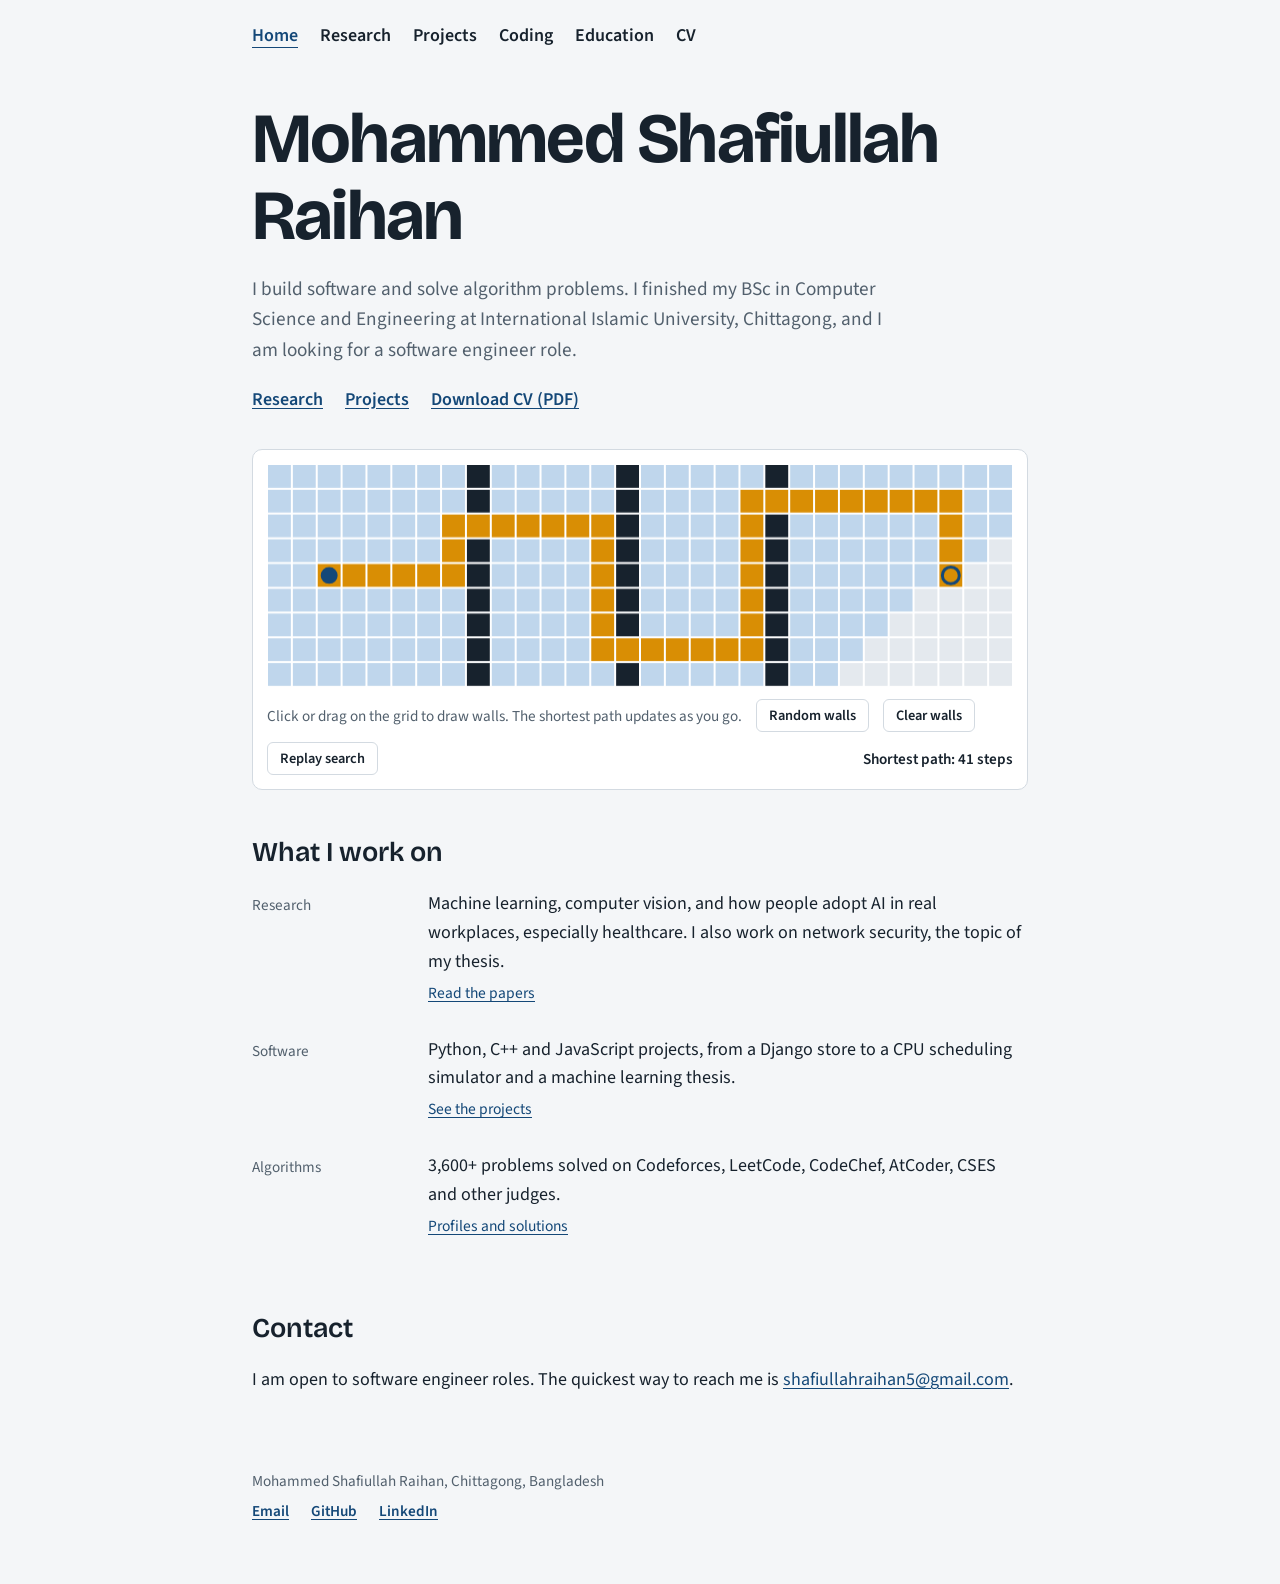
<file: index.html>
<!DOCTYPE html>
<html lang="en">
<head>
<meta charset="utf-8">
<meta name="viewport" content="width=device-width, initial-scale=1">
<title>Mohammed Shafiullah Raihan | Software Engineer</title>
<meta name="description" content="Software engineer, competitive programmer and researcher in machine learning and AI adoption. Projects, papers and contact.">
<meta property="og:title" content="Mohammed Shafiullah Raihan | Software Engineer">
<meta property="og:description" content="Software engineer, competitive programmer and researcher in machine learning and AI adoption. Projects, papers and contact.">
<meta property="og:type" content="website">
<link rel="icon" href="favicon.svg" type="image/svg+xml">
<link rel="preconnect" href="https://fonts.googleapis.com">
<link rel="preconnect" href="https://fonts.gstatic.com" crossorigin>
<link href="https://fonts.googleapis.com/css2?family=Bricolage+Grotesque:opsz,wght@12..96,600;12..96,700&family=Source+Sans+3:wght@400;600&display=swap" rel="stylesheet">
<link rel="stylesheet" href="style.css">
</head>
<body>
<div class="wrap">
  <nav aria-label="Main">
    <a href="index.html" aria-current="page">Home</a>
    <a href="research.html">Research</a>
    <a href="projects.html">Projects</a>
    <a href="coding.html">Coding</a>
    <a href="education.html">Education</a>
    <a href="cv.html">CV</a>
  </nav>
  <header class="hero">
    <h1>Mohammed Shafiullah Raihan</h1>
    <p class="lede">I build software and solve algorithm problems. I finished my BSc in Computer Science and Engineering at International Islamic University, Chittagong, and I am looking for a software engineer role.</p>
    <div class="links">
      <a href="research.html">Research</a>
      <a href="projects.html">Projects</a>
      <a href="Shafiullah_Raihan_CV.pdf">Download CV (PDF)</a>
    </div>
    <div class="grid-box">
      <canvas id="grid" tabindex="0" role="img" aria-label="Interactive grid showing the shortest path from the start circle to the goal ring. Click or drag to add or remove walls."></canvas>
      <div class="grid-bar">
        <span>Click or drag on the grid to draw walls. The shortest path updates as you go.</span>
        <button type="button" id="randomize">Random walls</button>
        <button type="button" id="clear">Clear walls</button>
        <button type="button" id="replay">Replay search</button>
        <span class="status" id="status" role="status" aria-live="polite"></span>
      </div>
    </div>
  </header>
  <main>
  <section>
    <h2>What I work on</h2>
    <div class="entry">
      <div class="meta">Research</div>
      <div>
        <p>Machine learning, computer vision, and how people adopt AI in real workplaces, especially healthcare. I also work on network security, the topic of my thesis.</p>
        <p class="sub"><a href="research.html">Read the papers</a></p>
      </div>
    </div>
    <div class="entry">
      <div class="meta">Software</div>
      <div>
        <p>Python, C++ and JavaScript projects, from a Django store to a CPU scheduling simulator and a machine learning thesis.</p>
        <p class="sub"><a href="projects.html">See the projects</a></p>
      </div>
    </div>
    <div class="entry">
      <div class="meta">Algorithms</div>
      <div>
        <p>3,600+ problems solved on Codeforces, LeetCode, CodeChef, AtCoder, CSES and other judges.</p>
        <p class="sub"><a href="coding.html">Profiles and solutions</a></p>
      </div>
    </div>
  </section>
  <section>
    <h2>Contact</h2>
    <p>I am open to software engineer roles. The quickest way to reach me is <a href="mailto:shafiullahraihan5@gmail.com">shafiullahraihan5@gmail.com</a>.</p>
  </section>
  </main>
  <footer>
    <p>Mohammed Shafiullah Raihan, Chittagong, Bangladesh</p>
    <div class="links"><a href="mailto:shafiullahraihan5@gmail.com">Email</a> <a href="https://github.com/Shafiullah-Raihan">GitHub</a> <a href="https://www.linkedin.com/in/shafiullah-raihan/">LinkedIn</a></div>
  </footer>
</div>
<script src="home.js"></script>
</body>
</html>
</file>
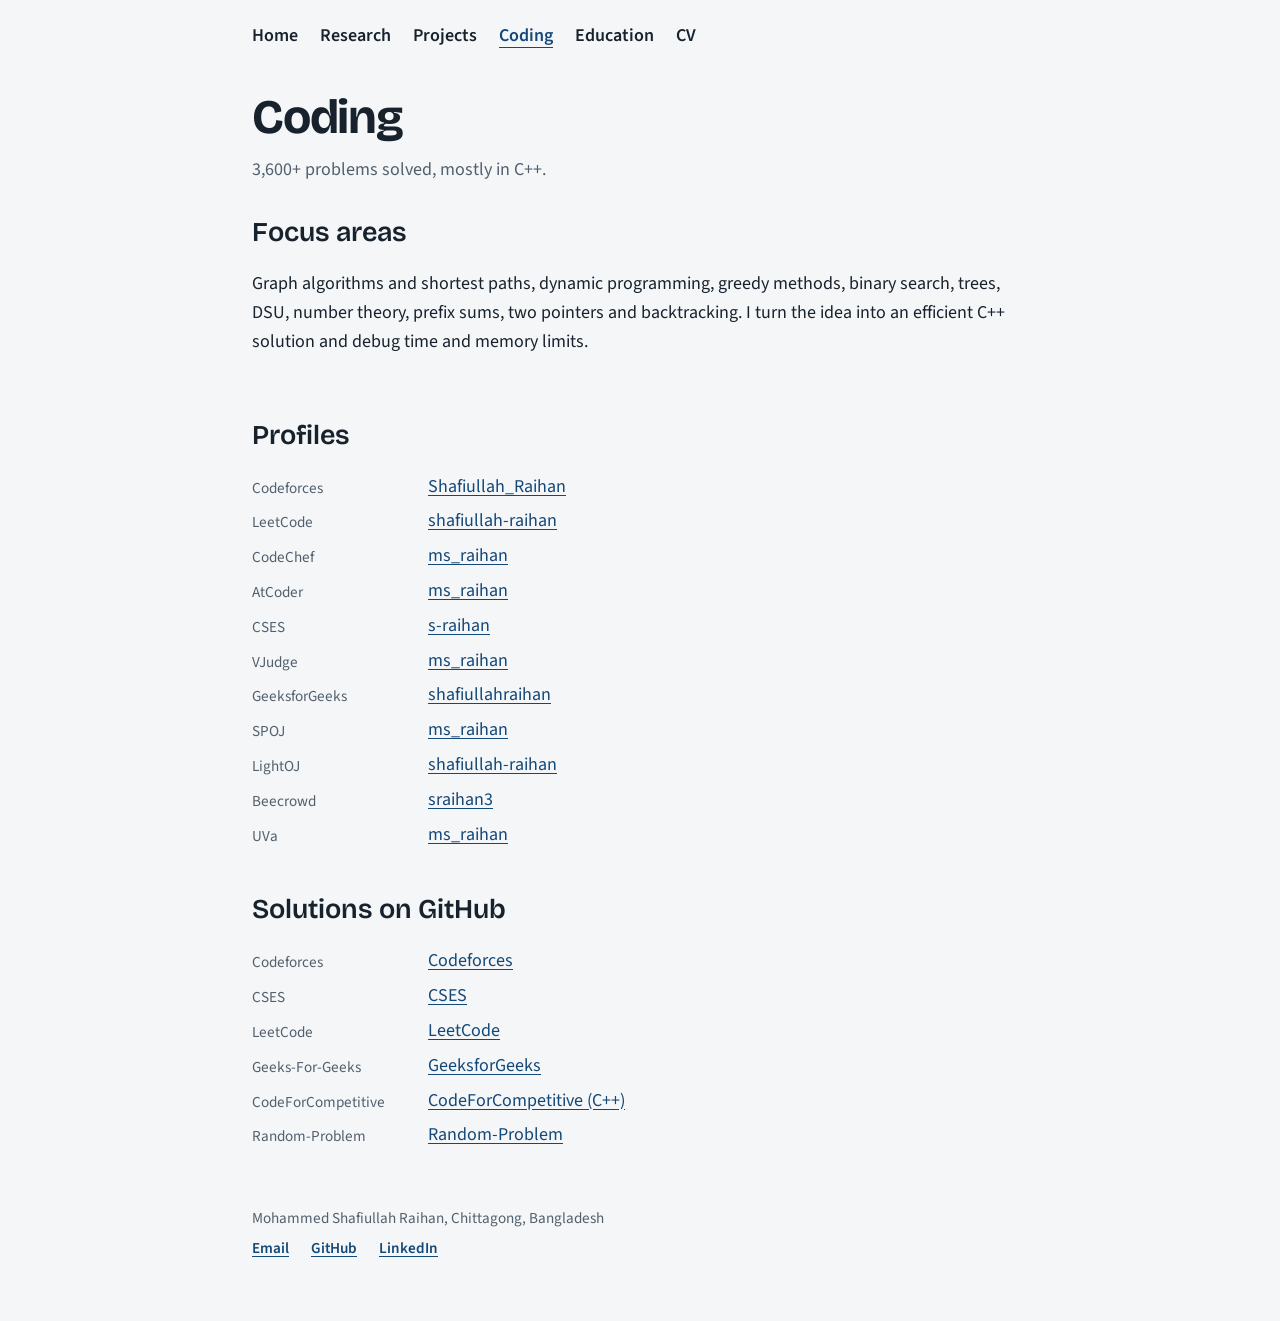
<file: coding.html>
<!DOCTYPE html>
<html lang="en">
<head>
<meta charset="utf-8">
<meta name="viewport" content="width=device-width, initial-scale=1">
<title>Coding | Mohammed Shafiullah Raihan</title>
<meta name="description" content="Competitive programming profiles and solutions of Mohammed Shafiullah Raihan.">
<meta property="og:title" content="Coding | Mohammed Shafiullah Raihan">
<meta property="og:description" content="Competitive programming profiles and solutions of Mohammed Shafiullah Raihan.">
<meta property="og:type" content="website">
<link rel="icon" href="favicon.svg" type="image/svg+xml">
<link rel="preconnect" href="https://fonts.googleapis.com">
<link rel="preconnect" href="https://fonts.gstatic.com" crossorigin>
<link href="https://fonts.googleapis.com/css2?family=Bricolage+Grotesque:opsz,wght@12..96,600;12..96,700&family=Source+Sans+3:wght@400;600&display=swap" rel="stylesheet">
<link rel="stylesheet" href="style.css">
</head>
<body>
<div class="wrap">
  <nav aria-label="Main">
    <a href="index.html">Home</a>
    <a href="research.html">Research</a>
    <a href="projects.html">Projects</a>
    <a href="coding.html" aria-current="page">Coding</a>
    <a href="education.html">Education</a>
    <a href="cv.html">CV</a>
  </nav>
  <header class="page">
    <h1>Coding</h1>
    <p>3,600+ problems solved, mostly in C++.</p>
  </header>
  <main>
  <section>
    <h2>Focus areas</h2>
    <p>Graph algorithms and shortest paths, dynamic programming, greedy methods, binary search, trees, DSU, number theory, prefix sums, two pointers and backtracking. I turn the idea into an efficient C++ solution and debug time and memory limits.</p>
  </section>
  <section>
    <h2>Profiles</h2>
    <dl class="skills">
      <dt>Codeforces</dt><dd><a href="https://codeforces.com/profile/Shafiullah_Raihan">Shafiullah_Raihan</a></dd>
      <dt>LeetCode</dt><dd><a href="https://leetcode.com/u/shafiullah-raihan/">shafiullah-raihan</a></dd>
      <dt>CodeChef</dt><dd><a href="https://www.codechef.com/users/ms_raihan">ms_raihan</a></dd>
      <dt>AtCoder</dt><dd><a href="https://atcoder.jp/users/ms_raihan">ms_raihan</a></dd>
      <dt>CSES</dt><dd><a href="https://cses.fi/user/289875">s-raihan</a></dd>
      <dt>VJudge</dt><dd><a href="https://vjudge.net/user/ms_raihan">ms_raihan</a></dd>
      <dt>GeeksforGeeks</dt><dd><a href="https://www.geeksforgeeks.org/profile/shafiullahraihan">shafiullahraihan</a></dd>
      <dt>SPOJ</dt><dd><a href="https://www.spoj.com/myaccount/">ms_raihan</a></dd>
      <dt>LightOJ</dt><dd><a href="https://lightoj.com/user/shafiullah-raihan">shafiullah-raihan</a></dd>
      <dt>Beecrowd</dt><dd><a href="https://judge.beecrowd.com/en/profile/350847">sraihan3</a></dd>
      <dt>UVa</dt><dd><a href="https://onlinejudge.org/index.php?option=com_comprofiler&amp;Itemid=3">ms_raihan</a></dd>
    </dl>
  </section>
  <section>
    <h2>Solutions on GitHub</h2>
    <dl class="skills">
      <dt>Codeforces</dt><dd><a href="https://github.com/Shafiullah-Raihan/Codeforces">Codeforces</a></dd>
      <dt>CSES</dt><dd><a href="https://github.com/Shafiullah-Raihan/CSES">CSES</a></dd>
      <dt>LeetCode</dt><dd><a href="https://github.com/Shafiullah-Raihan/LeetCode">LeetCode</a></dd>
      <dt>Geeks-For-Geeks</dt><dd><a href="https://github.com/Shafiullah-Raihan/Geeks-For-Geeks">GeeksforGeeks</a></dd>
      <dt>CodeForCompetitive</dt><dd><a href="https://github.com/Shafiullah-Raihan/CodeForCompetitive">CodeForCompetitive (C++)</a></dd>
      <dt>Random-Problem</dt><dd><a href="https://github.com/Shafiullah-Raihan/Random-Problem">Random-Problem</a></dd>
    </dl>
  </section>
  </main>
  <footer>
    <p>Mohammed Shafiullah Raihan, Chittagong, Bangladesh</p>
    <div class="links"><a href="mailto:shafiullahraihan5@gmail.com">Email</a> <a href="https://github.com/Shafiullah-Raihan">GitHub</a> <a href="https://www.linkedin.com/in/shafiullah-raihan/">LinkedIn</a></div>
  </footer>
</div>

</body>
</html>
</file>
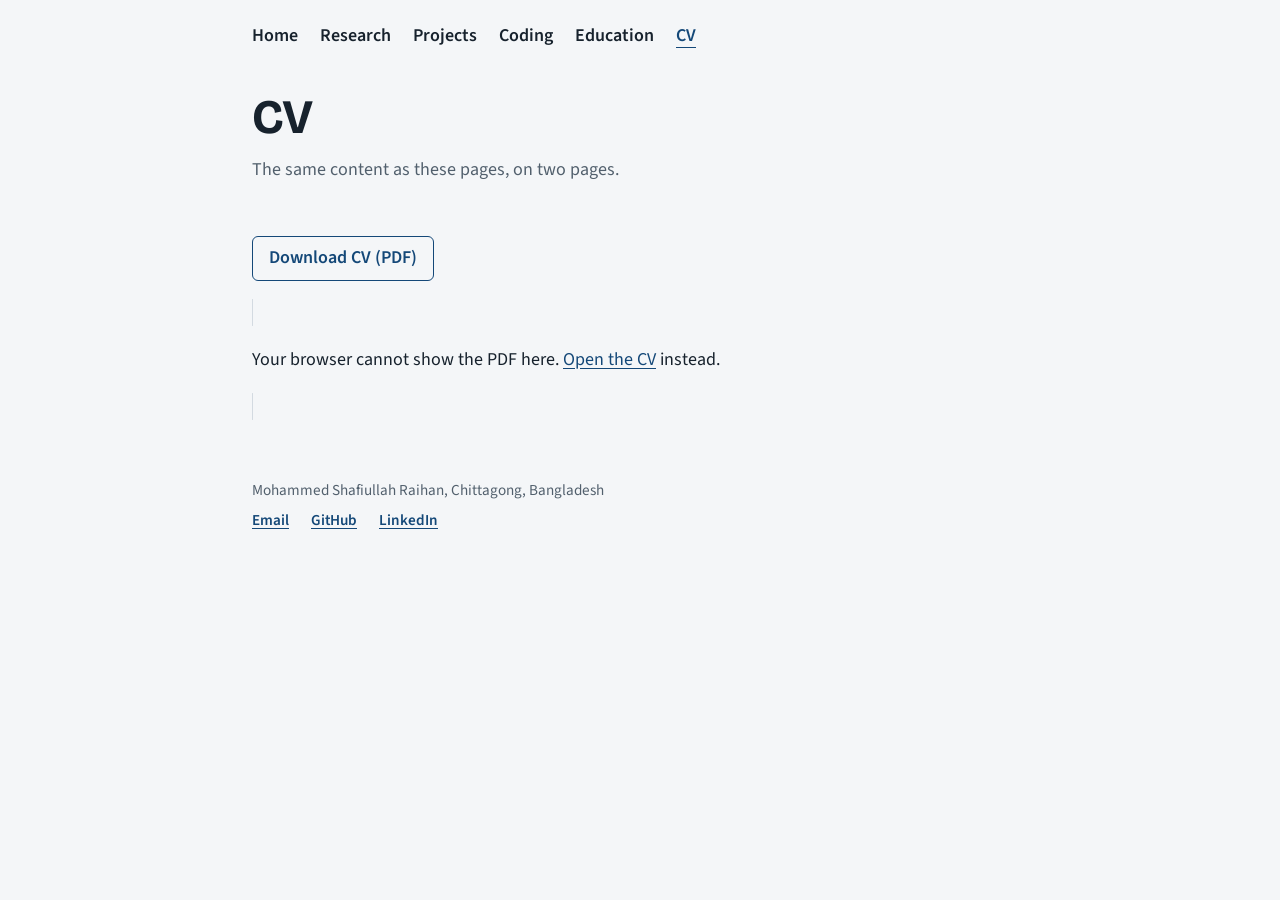
<file: cv.html>
<!DOCTYPE html>
<html lang="en">
<head>
<meta charset="utf-8">
<meta name="viewport" content="width=device-width, initial-scale=1">
<title>CV | Mohammed Shafiullah Raihan</title>
<meta name="description" content="CV of Mohammed Shafiullah Raihan.">
<meta property="og:title" content="CV | Mohammed Shafiullah Raihan">
<meta property="og:description" content="CV of Mohammed Shafiullah Raihan.">
<meta property="og:type" content="website">
<link rel="icon" href="favicon.svg" type="image/svg+xml">
<link rel="preconnect" href="https://fonts.googleapis.com">
<link rel="preconnect" href="https://fonts.gstatic.com" crossorigin>
<link href="https://fonts.googleapis.com/css2?family=Bricolage+Grotesque:opsz,wght@12..96,600;12..96,700&family=Source+Sans+3:wght@400;600&display=swap" rel="stylesheet">
<link rel="stylesheet" href="style.css">
</head>
<body>
<div class="wrap">
  <nav aria-label="Main">
    <a href="index.html">Home</a>
    <a href="research.html">Research</a>
    <a href="projects.html">Projects</a>
    <a href="coding.html">Coding</a>
    <a href="education.html">Education</a>
    <a href="cv.html" aria-current="page">CV</a>
  </nav>
  <header class="page">
    <h1>CV</h1>
    <p>The same content as these pages, on two pages.</p>
  </header>
  <main>
  <section>
    <p><a class="btn" href="Shafiullah_Raihan_CV.pdf" download>Download CV (PDF)</a></p>
    <object data="Shafiullah_Raihan_CV.pdf" type="application/pdf" aria-label="CV preview">
      <p>Your browser cannot show the PDF here. <a href="Shafiullah_Raihan_CV.pdf">Open the CV</a> instead.</p>
    </object>
  </section>
  </main>
  <footer>
    <p>Mohammed Shafiullah Raihan, Chittagong, Bangladesh</p>
    <div class="links"><a href="mailto:shafiullahraihan5@gmail.com">Email</a> <a href="https://github.com/Shafiullah-Raihan">GitHub</a> <a href="https://www.linkedin.com/in/shafiullah-raihan/">LinkedIn</a></div>
  </footer>
</div>

</body>
</html>
</file>
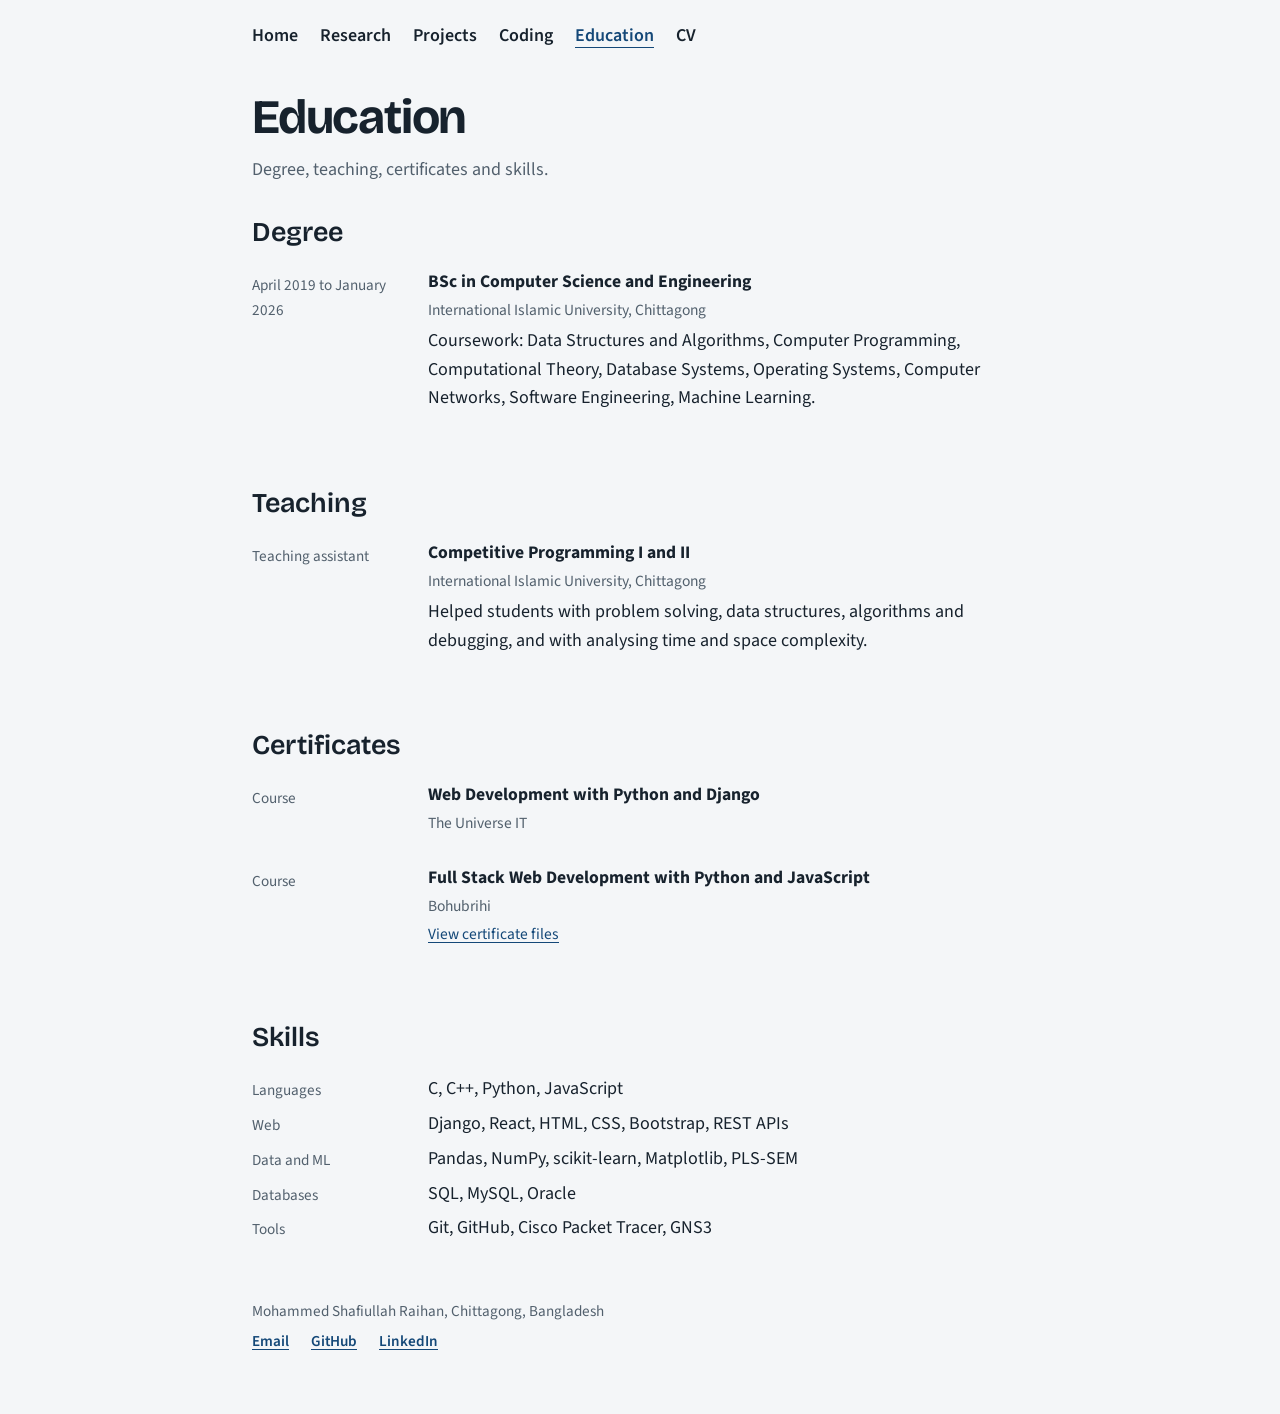
<file: education.html>
<!DOCTYPE html>
<html lang="en">
<head>
<meta charset="utf-8">
<meta name="viewport" content="width=device-width, initial-scale=1">
<title>Education | Mohammed Shafiullah Raihan</title>
<meta name="description" content="Education, teaching, certificates and skills of Mohammed Shafiullah Raihan.">
<meta property="og:title" content="Education | Mohammed Shafiullah Raihan">
<meta property="og:description" content="Education, teaching, certificates and skills of Mohammed Shafiullah Raihan.">
<meta property="og:type" content="website">
<link rel="icon" href="favicon.svg" type="image/svg+xml">
<link rel="preconnect" href="https://fonts.googleapis.com">
<link rel="preconnect" href="https://fonts.gstatic.com" crossorigin>
<link href="https://fonts.googleapis.com/css2?family=Bricolage+Grotesque:opsz,wght@12..96,600;12..96,700&family=Source+Sans+3:wght@400;600&display=swap" rel="stylesheet">
<link rel="stylesheet" href="style.css">
</head>
<body>
<div class="wrap">
  <nav aria-label="Main">
    <a href="index.html">Home</a>
    <a href="research.html">Research</a>
    <a href="projects.html">Projects</a>
    <a href="coding.html">Coding</a>
    <a href="education.html" aria-current="page">Education</a>
    <a href="cv.html">CV</a>
  </nav>
  <header class="page">
    <h1>Education</h1>
    <p>Degree, teaching, certificates and skills.</p>
  </header>
  <main>
  <section>
    <h2>Degree</h2>
    <div class="entry">
      <div class="meta">April 2019 to January 2026</div>
      <div>
        <h3>BSc in Computer Science and Engineering</h3>
        <p class="sub">International Islamic University, Chittagong</p>
        <p>Coursework: Data Structures and Algorithms, Computer Programming, Computational Theory, Database Systems, Operating Systems, Computer Networks, Software Engineering, Machine Learning.</p>
      </div>
    </div>
  </section>
  <section>
    <h2>Teaching</h2>
    <div class="entry">
      <div class="meta">Teaching assistant</div>
      <div>
        <h3>Competitive Programming I and II</h3>
        <p class="sub">International Islamic University, Chittagong</p>
        <p>Helped students with problem solving, data structures, algorithms and debugging, and with analysing time and space complexity.</p>
      </div>
    </div>
  </section>
  <section>
    <h2>Certificates</h2>
    <div class="entry">
      <div class="meta">Course</div>
      <div>
        <h3>Web Development with Python and Django</h3>
        <p class="sub">The Universe IT</p>
      </div>
    </div>
    <div class="entry">
      <div class="meta">Course</div>
      <div>
        <h3>Full Stack Web Development with Python and JavaScript</h3>
        <p class="sub">Bohubrihi</p>
        <p class="sub"><a href="https://github.com/Shafiullah-Raihan/Cerfificate/tree/main">View certificate files</a></p>
      </div>
    </div>
  </section>
  <section>
    <h2>Skills</h2>
    <dl class="skills">
      <dt>Languages</dt><dd>C, C++, Python, JavaScript</dd>
      <dt>Web</dt><dd>Django, React, HTML, CSS, Bootstrap, REST APIs</dd>
      <dt>Data and ML</dt><dd>Pandas, NumPy, scikit-learn, Matplotlib, PLS-SEM</dd>
      <dt>Databases</dt><dd>SQL, MySQL, Oracle</dd>
      <dt>Tools</dt><dd>Git, GitHub, Cisco Packet Tracer, GNS3</dd>
    </dl>
  </section>
  </main>
  <footer>
    <p>Mohammed Shafiullah Raihan, Chittagong, Bangladesh</p>
    <div class="links"><a href="mailto:shafiullahraihan5@gmail.com">Email</a> <a href="https://github.com/Shafiullah-Raihan">GitHub</a> <a href="https://www.linkedin.com/in/shafiullah-raihan/">LinkedIn</a></div>
  </footer>
</div>

</body>
</html>
</file>
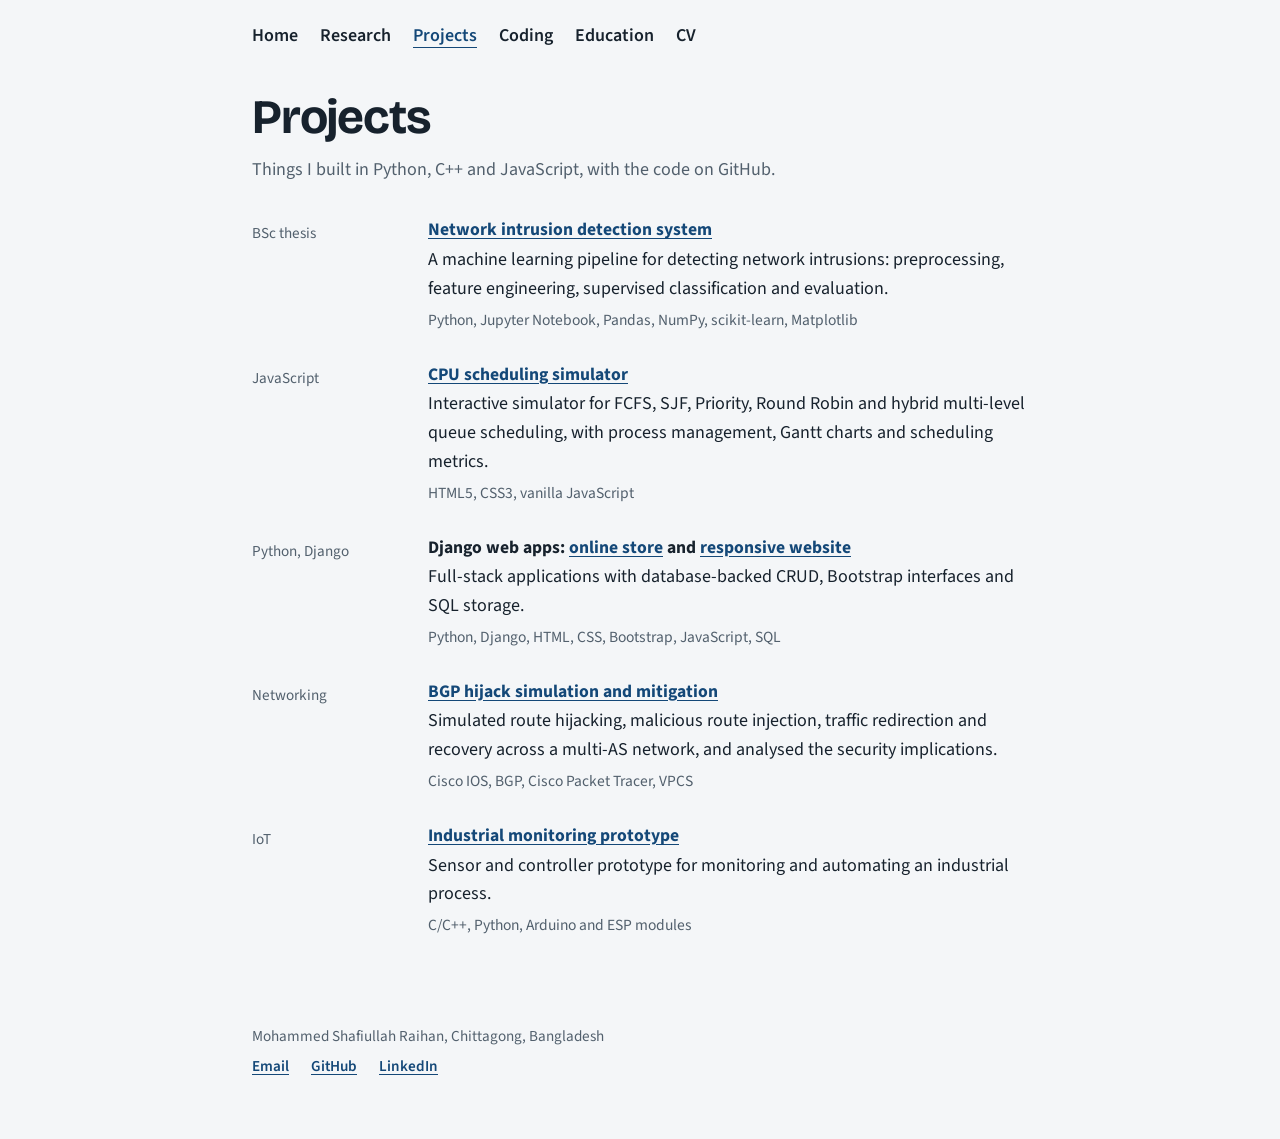
<file: projects.html>
<!DOCTYPE html>
<html lang="en">
<head>
<meta charset="utf-8">
<meta name="viewport" content="width=device-width, initial-scale=1">
<title>Projects | Mohammed Shafiullah Raihan</title>
<meta name="description" content="Software, machine learning and networking projects by Mohammed Shafiullah Raihan.">
<meta property="og:title" content="Projects | Mohammed Shafiullah Raihan">
<meta property="og:description" content="Software, machine learning and networking projects by Mohammed Shafiullah Raihan.">
<meta property="og:type" content="website">
<link rel="icon" href="favicon.svg" type="image/svg+xml">
<link rel="preconnect" href="https://fonts.googleapis.com">
<link rel="preconnect" href="https://fonts.gstatic.com" crossorigin>
<link href="https://fonts.googleapis.com/css2?family=Bricolage+Grotesque:opsz,wght@12..96,600;12..96,700&family=Source+Sans+3:wght@400;600&display=swap" rel="stylesheet">
<link rel="stylesheet" href="style.css">
</head>
<body>
<div class="wrap">
  <nav aria-label="Main">
    <a href="index.html">Home</a>
    <a href="research.html">Research</a>
    <a href="projects.html" aria-current="page">Projects</a>
    <a href="coding.html">Coding</a>
    <a href="education.html">Education</a>
    <a href="cv.html">CV</a>
  </nav>
  <header class="page">
    <h1>Projects</h1>
    <p>Things I built in Python, C++ and JavaScript, with the code on GitHub.</p>
  </header>
  <main>
  <section>
    <div class="entry">
      <div class="meta">BSc thesis</div>
      <div>
        <h3><a href="https://github.com/Shafiullah-Raihan/Thesis">Network intrusion detection system</a></h3>
        <p>A machine learning pipeline for detecting network intrusions: preprocessing, feature engineering, supervised classification and evaluation.</p>
        <p class="sub">Python, Jupyter Notebook, Pandas, NumPy, scikit-learn, Matplotlib</p>
      </div>
    </div>
    <div class="entry">
      <div class="meta">JavaScript</div>
      <div>
        <h3><a href="https://github.com/Shafiullah-Raihan/Hybrid-Multi-Level-Queue-CPU-Scheduling-Simulator">CPU scheduling simulator</a></h3>
        <p>Interactive simulator for FCFS, SJF, Priority, Round Robin and hybrid multi-level queue scheduling, with process management, Gantt charts and scheduling metrics.</p>
        <p class="sub">HTML5, CSS3, vanilla JavaScript</p>
      </div>
    </div>
    <div class="entry">
      <div class="meta">Python, Django</div>
      <div>
        <h3>Django web apps: <a href="https://github.com/Shafiullah-Raihan/E-Commerce">online store</a> and <a href="https://github.com/Shafiullah-Raihan/Hero-Website">responsive website</a></h3>
        <p>Full-stack applications with database-backed CRUD, Bootstrap interfaces and SQL storage.</p>
        <p class="sub">Python, Django, HTML, CSS, Bootstrap, JavaScript, SQL</p>
      </div>
    </div>
    <div class="entry">
      <div class="meta">Networking</div>
      <div>
        <h3><a href="https://github.com/Shafiullah-Raihan/CCNA_Project_BGP_Hijack">BGP hijack simulation and mitigation</a></h3>
        <p>Simulated route hijacking, malicious route injection, traffic redirection and recovery across a multi-AS network, and analysed the security implications.</p>
        <p class="sub">Cisco IOS, BGP, Cisco Packet Tracer, VPCS</p>
      </div>
    </div>
    <div class="entry">
      <div class="meta">IoT</div>
      <div>
        <h3><a href="https://github.com/Shafiullah-Raihan/Industrial-49">Industrial monitoring prototype</a></h3>
        <p>Sensor and controller prototype for monitoring and automating an industrial process.</p>
        <p class="sub">C/C++, Python, Arduino and ESP modules</p>
      </div>
    </div>
  </section>
  </main>
  <footer>
    <p>Mohammed Shafiullah Raihan, Chittagong, Bangladesh</p>
    <div class="links"><a href="mailto:shafiullahraihan5@gmail.com">Email</a> <a href="https://github.com/Shafiullah-Raihan">GitHub</a> <a href="https://www.linkedin.com/in/shafiullah-raihan/">LinkedIn</a></div>
  </footer>
</div>

</body>
</html>
</file>
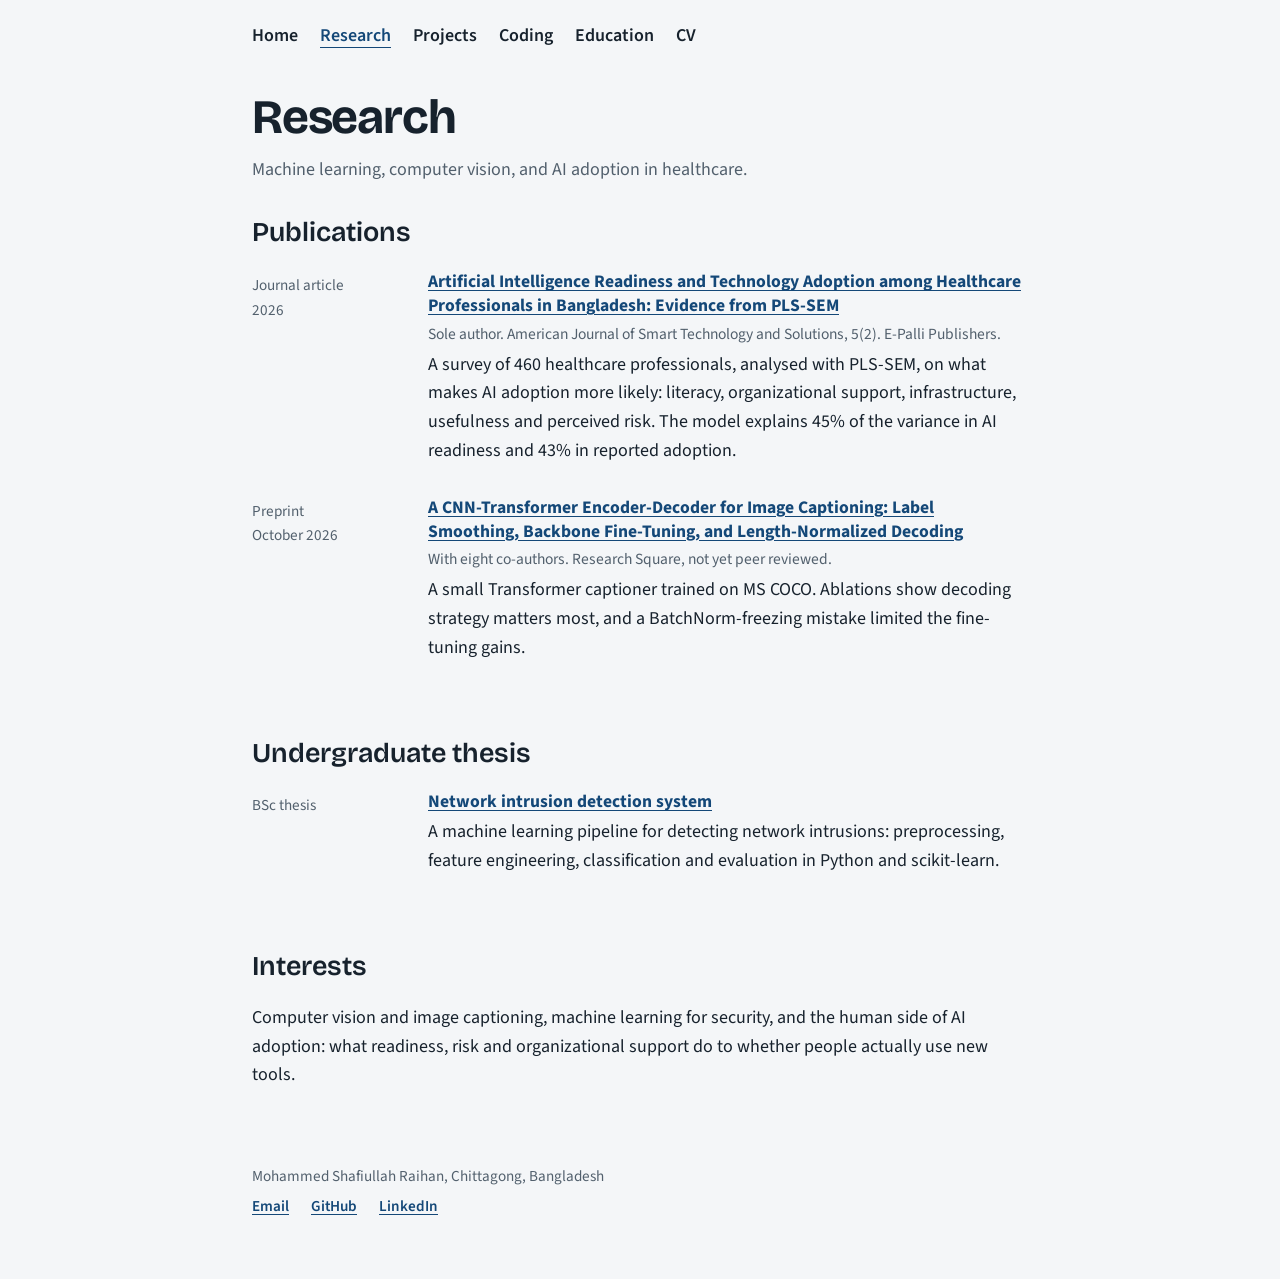
<file: research.html>
<!DOCTYPE html>
<html lang="en">
<head>
<meta charset="utf-8">
<meta name="viewport" content="width=device-width, initial-scale=1">
<title>Research | Mohammed Shafiullah Raihan</title>
<meta name="description" content="Publications, thesis and research interests of Mohammed Shafiullah Raihan.">
<meta property="og:title" content="Research | Mohammed Shafiullah Raihan">
<meta property="og:description" content="Publications, thesis and research interests of Mohammed Shafiullah Raihan.">
<meta property="og:type" content="website">
<link rel="icon" href="favicon.svg" type="image/svg+xml">
<link rel="preconnect" href="https://fonts.googleapis.com">
<link rel="preconnect" href="https://fonts.gstatic.com" crossorigin>
<link href="https://fonts.googleapis.com/css2?family=Bricolage+Grotesque:opsz,wght@12..96,600;12..96,700&family=Source+Sans+3:wght@400;600&display=swap" rel="stylesheet">
<link rel="stylesheet" href="style.css">
</head>
<body>
<div class="wrap">
  <nav aria-label="Main">
    <a href="index.html">Home</a>
    <a href="research.html" aria-current="page">Research</a>
    <a href="projects.html">Projects</a>
    <a href="coding.html">Coding</a>
    <a href="education.html">Education</a>
    <a href="cv.html">CV</a>
  </nav>
  <header class="page">
    <h1>Research</h1>
    <p>Machine learning, computer vision, and AI adoption in healthcare.</p>
  </header>
  <main>
  <section>
    <h2>Publications</h2>
    <div class="entry">
      <div class="meta">Journal article<br>2026</div>
      <div>
        <h3><a href="https://doi.org/10.54536/ajsts.v5i2.8903">Artificial Intelligence Readiness and Technology Adoption among Healthcare Professionals in Bangladesh: Evidence from PLS-SEM</a></h3>
        <p class="sub">Sole author. American Journal of Smart Technology and Solutions, 5(2). E-Palli Publishers.</p>
        <p>A survey of 460 healthcare professionals, analysed with PLS-SEM, on what makes AI adoption more likely: literacy, organizational support, infrastructure, usefulness and perceived risk. The model explains 45% of the variance in AI readiness and 43% in reported adoption.</p>
      </div>
    </div>
    <div class="entry">
      <div class="meta">Preprint<br>October 2026</div>
      <div>
        <h3><a href="https://doi.org/10.21203/rs.3.rs-11345363/v1">A CNN-Transformer Encoder-Decoder for Image Captioning: Label Smoothing, Backbone Fine-Tuning, and Length-Normalized Decoding</a></h3>
        <p class="sub">With eight co-authors. Research Square, not yet peer reviewed.</p>
        <p>A small Transformer captioner trained on MS COCO. Ablations show decoding strategy matters most, and a BatchNorm-freezing mistake limited the fine-tuning gains.</p>
      </div>
    </div>
  </section>
  <section>
    <h2>Undergraduate thesis</h2>
    <div class="entry">
      <div class="meta">BSc thesis</div>
      <div>
        <h3><a href="https://github.com/Shafiullah-Raihan/Thesis">Network intrusion detection system</a></h3>
        <p>A machine learning pipeline for detecting network intrusions: preprocessing, feature engineering, classification and evaluation in Python and scikit-learn.</p>
      </div>
    </div>
  </section>
  <section>
    <h2>Interests</h2>
    <p>Computer vision and image captioning, machine learning for security, and the human side of AI adoption: what readiness, risk and organizational support do to whether people actually use new tools.</p>
  </section>
  </main>
  <footer>
    <p>Mohammed Shafiullah Raihan, Chittagong, Bangladesh</p>
    <div class="links"><a href="mailto:shafiullahraihan5@gmail.com">Email</a> <a href="https://github.com/Shafiullah-Raihan">GitHub</a> <a href="https://www.linkedin.com/in/shafiullah-raihan/">LinkedIn</a></div>
  </footer>
</div>

</body>
</html>
</file>
<file: style.css>
:root{
  --bg:#F4F6F8; --panel:#FFFFFF; --ink:#17222D; --muted:#52606D; --line:#D3DAE1;
  --accent:#144878; --cell:#E4E9EE; --visit:#BFD6EC; --path:#D98E04; --wall:#17222D;
  color-scheme:light;
}
@media (prefers-color-scheme:dark){
  :root{
    --bg:#0F1720; --panel:#131D27; --ink:#E6EDF3; --muted:#9AA8B5; --line:#26333F;
    --accent:#7DB3EE; --cell:#1A2632; --visit:#24496E; --path:#F0B429; --wall:#E6EDF3;
    color-scheme:dark;
  }
}
*{box-sizing:border-box}
html{scroll-behavior:smooth}
body{margin:0;background:var(--bg);color:var(--ink);font:400 18px/1.6 "Source Sans 3",system-ui,-apple-system,"Segoe UI",sans-serif}
a{color:var(--accent);text-underline-offset:3px}
a:focus-visible,button:focus-visible,canvas:focus-visible{outline:3px solid var(--path);outline-offset:3px}
.wrap{max-width:820px;margin:0 auto;padding:0 22px}
h1,h2{font-family:"Bricolage Grotesque","Source Sans 3",system-ui,sans-serif;line-height:1.1;margin:0}
nav{padding:22px 0;display:flex;gap:22px;flex-wrap:wrap;font-weight:600}
nav a{color:var(--ink);text-decoration:none}
nav a:hover{color:var(--accent);text-decoration:underline}
header.hero{padding:28px 0 10px}
h1{font-size:clamp(2.5rem,7vw,4.4rem);font-weight:700;letter-spacing:-.025em}
.lede{max-width:34em;font-size:1.2rem;color:var(--muted);margin:18px 0 20px}
.links{display:flex;gap:10px 22px;flex-wrap:wrap;font-weight:600}
.grid-box{margin:34px 0 8px;background:var(--panel);border:1px solid var(--line);border-radius:10px;padding:14px}
canvas{display:block;width:100%;touch-action:none;cursor:crosshair;border-radius:4px}
.grid-bar{display:flex;gap:10px 14px;flex-wrap:wrap;align-items:center;margin-top:12px;font-size:.95rem;color:var(--muted)}
.grid-bar button{font:600 .9rem "Source Sans 3",sans-serif;color:var(--ink);background:transparent;border:1px solid var(--line);border-radius:6px;padding:5px 12px;cursor:pointer}
.grid-bar button:hover{border-color:var(--accent);color:var(--accent)}
.grid-bar .status{margin-left:auto;color:var(--ink);font-weight:600}
section{padding:40px 0 6px}
h2{font-size:1.7rem;font-weight:600;margin-bottom:22px}
.entry{display:grid;grid-template-columns:9.5rem 1fr;gap:4px 24px;margin-bottom:26px}
.entry .meta{color:var(--muted);font-size:.95rem;padding-top:3px}
.entry h3{margin:0 0 4px;font-size:1.1rem;line-height:1.35}
.entry p{margin:0 0 4px}
.entry .sub{color:var(--muted);font-size:.97rem}
.skills{display:grid;grid-template-columns:9.5rem 1fr;gap:6px 24px;margin:0}
.skills dt{color:var(--muted);font-size:.95rem;padding-top:3px}
.skills dd{margin:0}
footer{padding:50px 0 60px;color:var(--muted);font-size:.95rem}
@media (max-width:620px){
  .entry,.skills{grid-template-columns:1fr;gap:0}
  .entry .meta,.skills dt{padding:0 0 2px}
  .skills dd{margin-bottom:10px}
  .grid-bar .status{margin-left:0;width:100%}
}
@media (prefers-reduced-motion:reduce){html{scroll-behavior:auto}}
nav a[aria-current="page"]{color:var(--accent);text-decoration:underline;text-underline-offset:6px}
header.page{padding:18px 0 4px}
header.page h1{font-size:clamp(2rem,5vw,3rem)}
header.page p{max-width:36em;color:var(--muted);margin:12px 0 0}
main section:first-child{padding-top:30px}
.btn{display:inline-block;font-weight:600;border:1px solid var(--accent);border-radius:6px;padding:7px 16px;text-decoration:none}
.btn:hover{background:var(--accent);color:var(--bg)}
object{width:100%;height:880px;border:1px solid var(--line);border-radius:8px;margin-top:22px}
footer p{margin:0 0 6px}
footer .links{font-weight:600}
</file>
